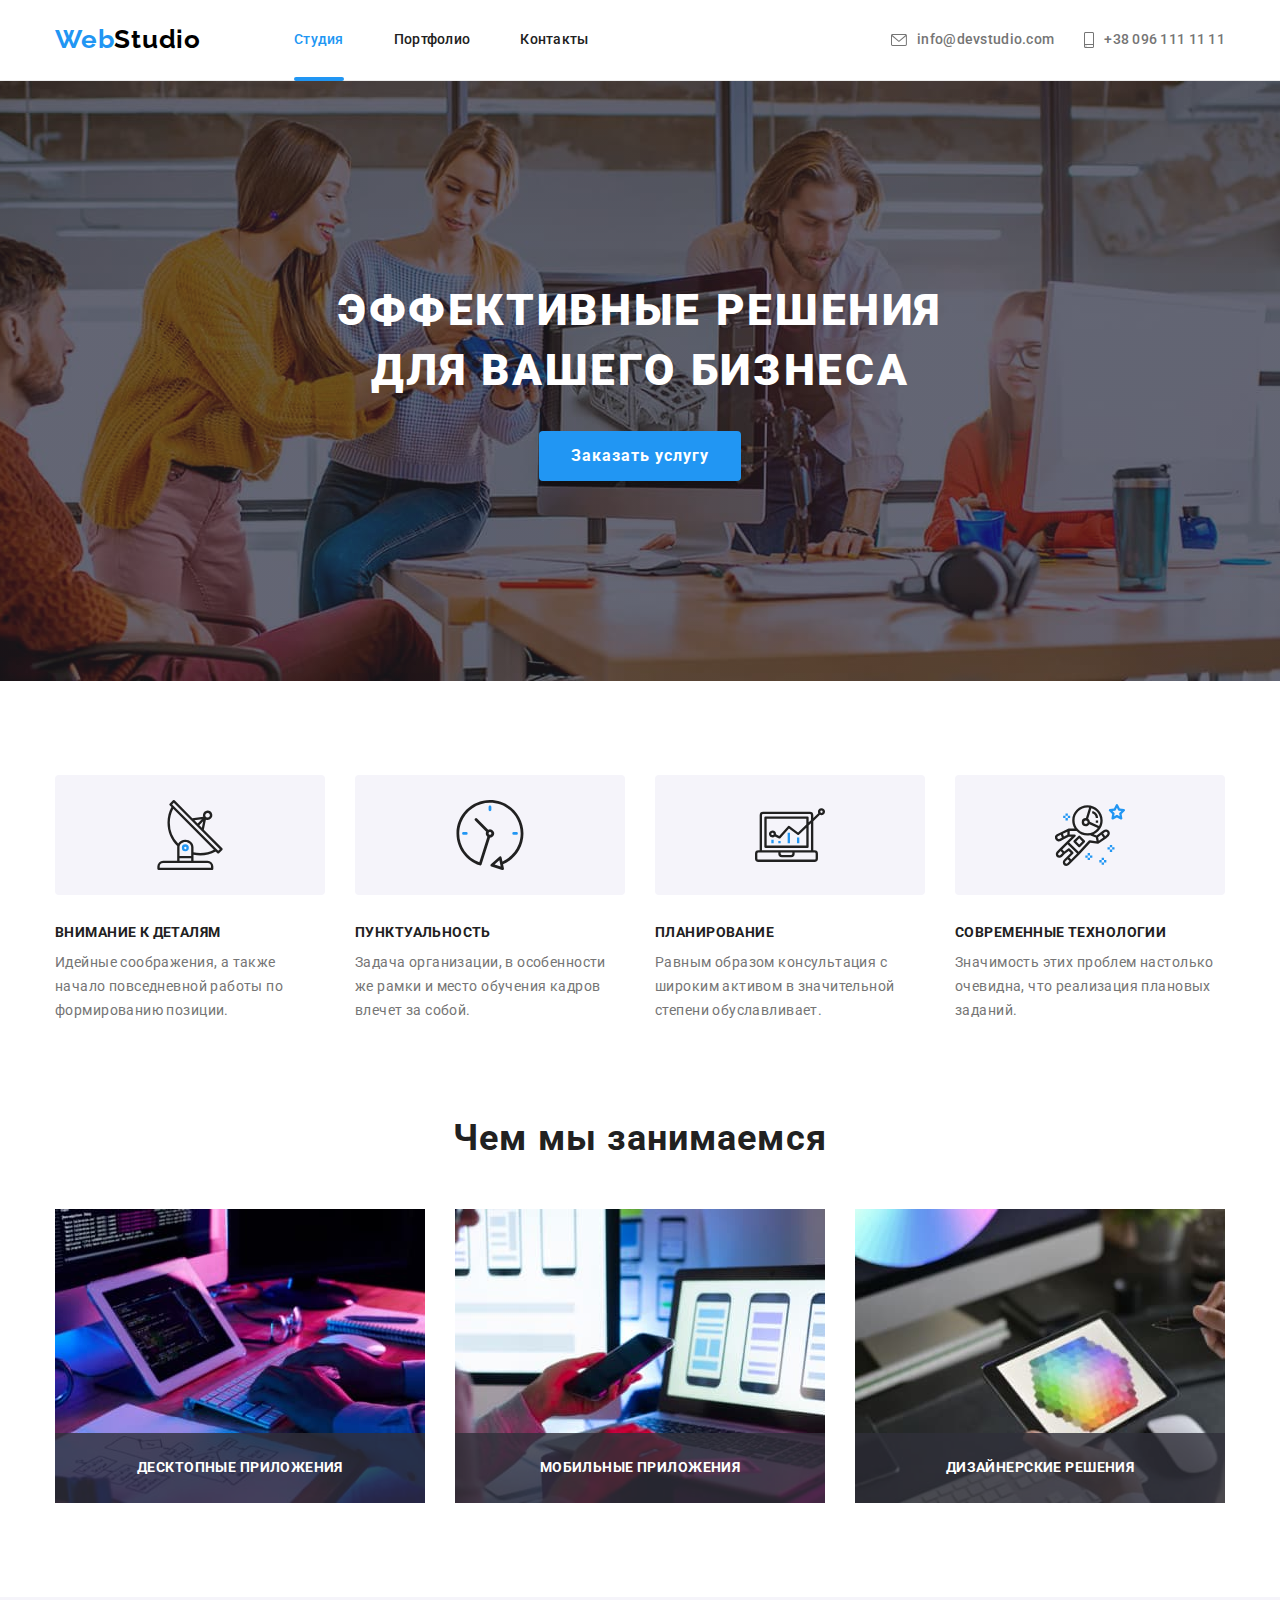
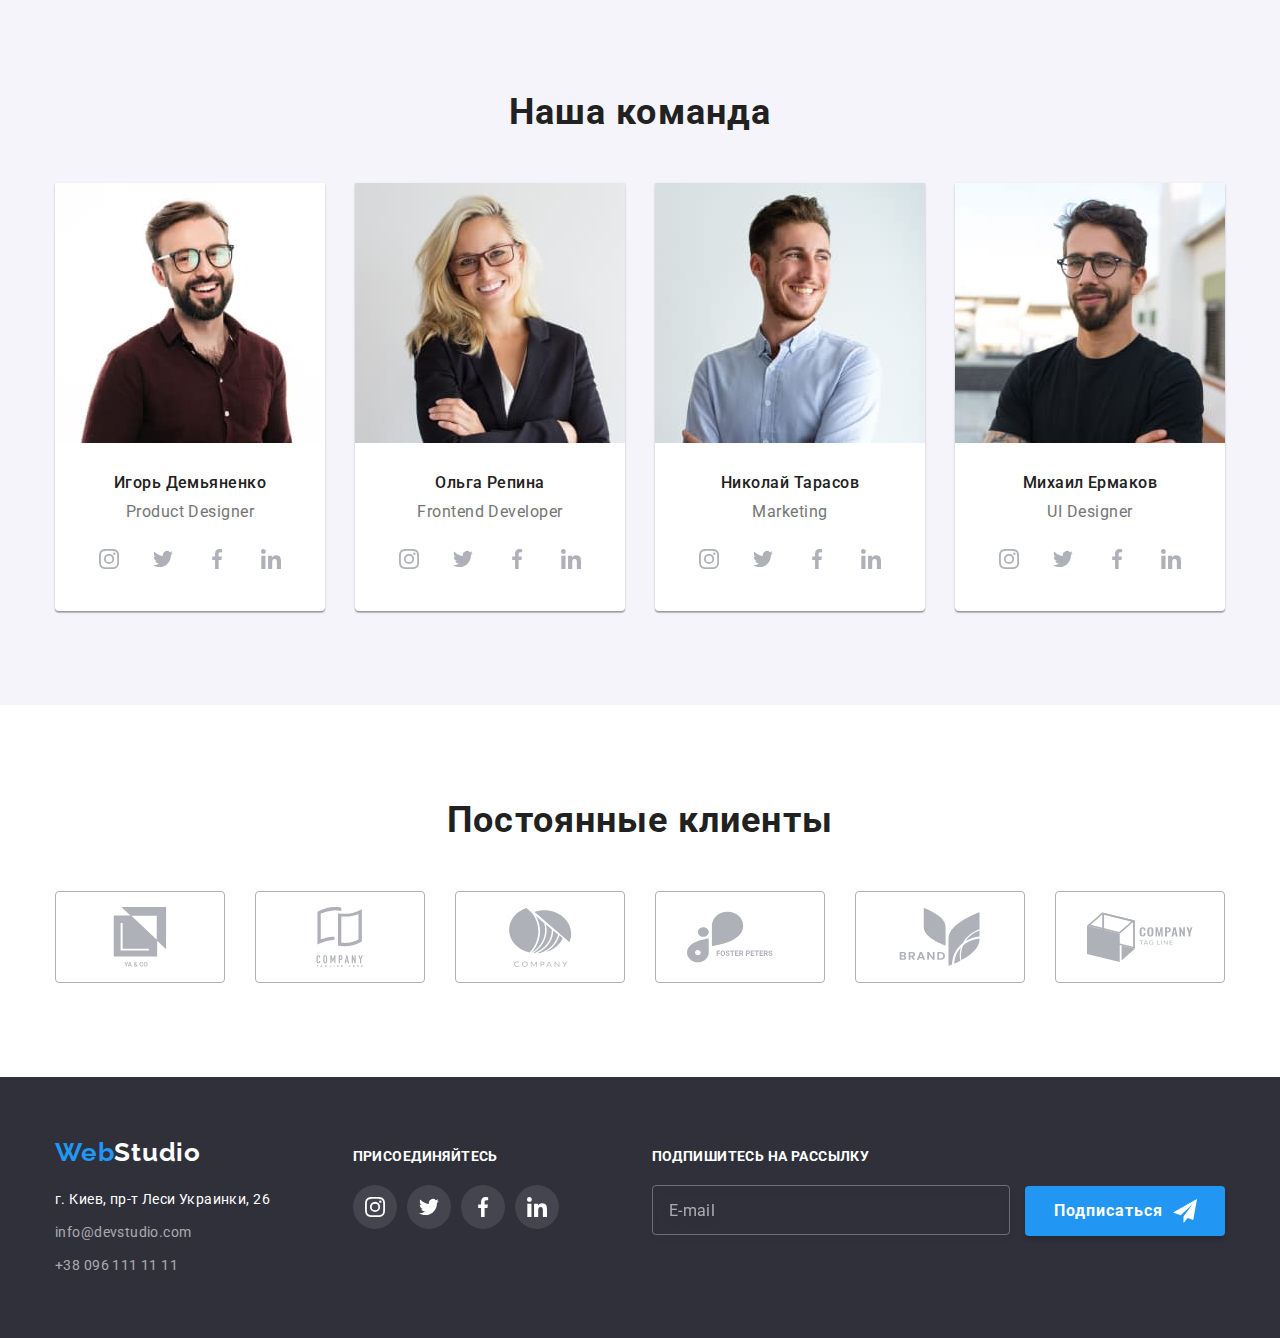
<file: index.html>
<!DOCTYPE html>
<html lang="ru">
  <head>
    <meta charset="UTF-8" />
    <meta http-equiv="X-UA-Compatible" content="IE=edge" />
    <meta name="description" content="Изучение основ HTML5 для новичков" />
    <meta name="viewport" content="width=device-width, initial-scale=1.0" />
    <title>Студия</title>
    <link rel="preconnect" href="https://fonts.googleapis.com" />
    <link rel="preconnect" href="https://fonts.gstatic.com" crossorigin />
    <link
      href="https://fonts.googleapis.com/css2?family=Raleway:wght@700&family=Roboto:wght@400;500;700;900&display=swap"
      rel="stylesheet"
    />
    <link
      rel="stylesheet"
      href="https://cdnjs.cloudflare.com/ajax/libs/modern-normalize/1.1.0/modern-normalize.min.css"
    />

    <link rel="stylesheet" href="./css/main.min.css" />
  </head>
  <body class="body">
    <!--Page header-->

    <header class="header">
      <div class="container header__container">
        <nav class="navigation">
          <a href="./index.html" class="logo header__logo">
            Web<span class="logo__studio">Studio</span>
          </a>

          <ul class="menu-list">
            <li class="menu-list__item">
              <a href="./index.html" class="menu-list__link menu-list__link--current">Студия</a>
            </li>

            <li class="menu-list__item">
              <a href="./portfolio.html" class="menu-list__link">Портфолио</a>
            </li>

            <li class="menu-list__item"><a href="" class="menu-list__link">Контакты</a></li>
          </ul>
        </nav>

        <ul class="contact">
          <li class="contact__item">
            <a href="mailto:info@devstudio.com" class="contact__link">
              <svg class="contact__icon" width="16" height="12">
                <use href="./images/icons.svg#envelope"></use>
              </svg>

              info@devstudio.com
            </a>
          </li>

          <li class="contact__item">
            <a href="tel:+380961111111" class="contact__link">
              <svg class="contact__icon" width="10" height="16">
                <use href="./images/icons.svg#smartphone"></use>
              </svg>

              +38 096 111 11 11
            </a>
          </li>
        </ul>

        <button type="button" class="open-btn">
          <svg class="open-btn__icon" width="40" height="40">
            <use href="./images/icons.svg#menu"></use>
          </svg>
        </button>
      </div>

      <!-- Mobile-menu -->

      <div class="menu-mob is-hidden">
        <div class="container">
          <div class="menu-mob-top">
            <button type="button" class="close-mob-btn">
              <svg class="close-mob-btn__icon" width="40" height="40">
                <use href="./images/icons.svg#close_mobile"></use>
              </svg>
            </button>

            <ul class="menu-mob-list">
              <li class="menu-mob-list__item">
                <a href="./index.html" class="menu-mob-list__link menu-mob-list__link--current">
                  Студия
                </a>
              </li>

              <li class="menu-mob-list__item">
                <a href="./portfolio.html" class="menu-mob-list__link">Портфолио</a>
              </li>

              <li class="menu-mob-list__item">
                <a href="" class="menu-mob-list__link">Контакты</a>
              </li>
            </ul>
          </div>

          <div class="menu-mob-bottom">
            <ul class="mob-contact">
              <li class="mob-contact__item">
                <a href="tel:+380961111111" class="mob-contact__link mob-contact__link--font">
                  +38 096 111 11 11
                </a>
              </li>

              <li class="mob-contact__item">
                <a href="mailto:info@devstudio.com" class="mob-contact__link">
                  info@devstudio.com
                </a>
              </li>
            </ul>

            <ul class="mob-soc-list">
              <li class="mob-soc-list__item">
                <a href="https://instagram.com/" target="_blank" class="mob-soc-list__link"
                  >Instagram</a
                >
              </li>

              <li class="mob-soc-list__item">
                <a href="https://twitter.com/" target="_blank" class="mob-soc-list__link"
                  >Twitter</a
                >
              </li>

              <li class="mob-soc-list__item">
                <a href="https://facebook.com/" target="_blank" class="mob-soc-list__link"
                  >Facebook</a
                >
              </li>

              <li class="mob-soc-list__item">
                <a href="https://linkedin.com/" target="_blank" class="mob-soc-list__link"
                  >LinkedIn</a
                >
              </li>
            </ul>
          </div>
        </div>
      </div>
    </header>

    <!--Main contents studio-->

    <main>
      <!--Hero-->

      <section class="hero">
        <div class="container">
          <h1 class="hero__title">
            Эффективные решения<br />
            для вашего бизнеса
          </h1>

          <button type="button" class="btn-basic hero__btn" data-modal-open>Заказать услугу</button>
        </div>
      </section>

      <!--Features-->

      <section class="section">
        <div class="container">
          <h2 class="visually-hidden">Особенности</h2>

          <ul class="features-list">
            <li class="features-list__item">
              <div class="features-list__thumb">
                <svg class="features-list__icon" width="70" height="70">
                  <use href="./images/icons.svg#antenna"></use>
                </svg>
              </div>

              <h3 class="features-list__title">Внимание к деталям</h3>
              <p class="features-list__text">
                Идейные соображения, а также начало повседневной работы по формированию позиции.
              </p>
            </li>

            <li class="features-list__item">
              <div class="features-list__thumb">
                <svg class="features-list__icon" width="70" height="70">
                  <use href="./images/icons.svg#clock"></use>
                </svg>
              </div>

              <h3 class="features-list__title">Пунктуальность</h3>
              <p class="features-list__text">
                Задача организации, в особенности же рамки и место обучения кадров влечет за собой.
              </p>
            </li>

            <li class="features-list__item">
              <div class="features-list__thumb">
                <svg class="features-list__icon" width="70" height="70">
                  <use href="./images/icons.svg#diagram"></use>
                </svg>
              </div>

              <h3 class="features-list__title">Планирование</h3>
              <p class="features-list__text">
                Равным образом консультация с широким активом в значительной степени обуславливает.
              </p>
            </li>

            <li class="features-list__item">
              <div class="features-list__thumb">
                <svg class="features-list__icon" width="70" height="70">
                  <use href="./images/icons.svg#astronaut"></use>
                </svg>
              </div>

              <h3 class="features-list__title">Современные технологии</h3>
              <p class="features-list__text">
                Значимость этих проблем настолько очевидна, что реализация плановых заданий.
              </p>
            </li>
          </ul>
        </div>
      </section>

      <!--We doing-->

      <section class="section section--no-padding-top">
        <div class="container">
          <h2 class="section__title">Чем мы занимаемся</h2>
          <ul class="about-list">
            <li class="about-list__item">
              <picture>
                <source
                  srcset="./images/box/desk-box-1.jpg 1x, ./images/box/desk-box-1-2x.jpg 2x"
                  media="(min-width: 1200px)"
                />
                <img src="./images/box/desk-box-1.jpg" alt="Програмист пишет код" />
              </picture>

              <p class="about-list__text">Десктопные приложения</p>
            </li>

            <li class="about-list__item">
              <picture>
                <source
                  srcset="./images/box/desk-box-2.jpg 1x, ./images/box/desk-box-2-2x.jpg 2x"
                  media="(min-width: 1200px)"
                />
                <img src="./images/box/desk-box-2.jpg" alt="Три телефона на мониторе ноутбука" />
              </picture>

              <p class="about-list__text">Мобильные приложения</p>
            </li>

            <li class="about-list__item">
              <picture>
                <source
                  srcset="./images/box/desk-box-3.jpg 1x, ./images/box/desk-box-3-2x.jpg 2x"
                  media="(min-width: 1200px)"
                />
                <img src="./images/box/desk-box-3.jpg" alt="Дизайнер выбирает цвет на планшете" />
              </picture>

              <p class="about-list__text">Дизайнерские решения</p>
            </li>
          </ul>
        </div>
      </section>

      <!--Team-->

      <section class="section section--primary-bc">
        <div class="container">
          <h2 class="section__title">Наша команда</h2>

          <ul class="team-list">
            <li class="team-list__item">
              <article class="card-team">
                <picture>
                  <source
                    srcset="
                      ./images/team/desk-team-card-1.jpg    1x,
                      ./images/team/desk-team-card-1-2x.jpg 2x
                    "
                    media="(min-width: 1200px)"
                  />
                  <source
                    srcset="
                      ./images/team/tab-team-card-1.jpg    1x,
                      ./images/team/tab-team-card-1-2x.jpg 2x
                    "
                    media="(min-width: 768px)"
                  />
                  <source
                    srcset="
                      ./images/team/mob-team-card-1.jpg    1x,
                      ./images/team/mob-team-card-1-2x.jpg 2x
                    "
                    media="(min-width: 320px)"
                  />
                  <img
                    class="card-team__image"
                    src="./images/team/mob-team-card-1.jpg"
                    alt="Участник команды №1"
                  />
                </picture>

                <div class="card-team__content">
                  <h3 class="card-team__title">Игорь Демьяненко</h3>
                  <p lang="en" class="card-team__text">Product Designer</p>

                  <ul class="social">
                    <li class="social__item">
                      <a
                        href="https://instagram.com/"
                        target="_blank"
                        rel="noreferrer noopener"
                        class="social__link"
                      >
                        <svg class="social__icon" width="20" height="20">
                          <use href="./images/icons.svg#instagram"></use>
                        </svg>
                      </a>
                    </li>

                    <li class="social__item">
                      <a
                        href="https://twitter.com/"
                        target="_blank"
                        rel="noreferrer noopener"
                        class="social__link"
                      >
                        <svg class="social__icon" width="20" height="20">
                          <use href="./images/icons.svg#twitter"></use>
                        </svg>
                      </a>
                    </li>

                    <li class="social__item">
                      <a
                        href="https://facebook.com/"
                        target="_blank"
                        rel="noreferrer noopener"
                        class="social__link"
                      >
                        <svg class="social__icon" width="20" height="20">
                          <use href="./images/icons.svg#facebook"></use>
                        </svg>
                      </a>
                    </li>

                    <li class="social__item">
                      <a
                        href="https://linkedin.com/"
                        target="_blank"
                        rel="noreferrer noopener"
                        class="social__link"
                      >
                        <svg class="social__icon" width="20" height="20">
                          <use href="./images/icons.svg#linkedin"></use>
                        </svg>
                      </a>
                    </li>
                  </ul>
                </div>
              </article>
            </li>

            <li class="team-list__item">
              <article class="card-team">
                <picture>
                  <source
                    srcset="
                      ./images/team/desk-team-card-2.jpg    1x,
                      ./images/team/desk-team-card-2-2x.jpg 2x
                    "
                    media="(min-width: 1200px)"
                  />
                  <source
                    srcset="
                      ./images/team/tab-team-card-2.jpg    1x,
                      ./images/team/tab-team-card-2-2x.jpg 2x
                    "
                    media="(min-width: 768px)"
                  />
                  <source
                    srcset="
                      ./images/team/mob-team-card-2.jpg    1x,
                      ./images/team/mob-team-card-2-2x.jpg 2x
                    "
                    media="(min-width: 320px)"
                  />
                  <img
                    class="card-team__image"
                    src="./images/team/mob-team-card-2.jpg"
                    alt="Участник команды №2"
                  />
                </picture>

                <div class="card-team__content">
                  <h3 class="card-team__title">Ольга Репина</h3>
                  <p lang="en" class="card-team__text">Frontend Developer</p>

                  <ul class="social">
                    <li class="social__item">
                      <a
                        href="https://instagram.com/"
                        target="_blank"
                        rel="noreferrer noopener"
                        class="social__link"
                      >
                        <svg class="social__icon" width="20" height="20">
                          <use href="./images/icons.svg#instagram"></use>
                        </svg>
                      </a>
                    </li>

                    <li class="social__item">
                      <a
                        href="https://twitter.com/"
                        target="_blank"
                        rel="noreferrer noopener"
                        class="social__link"
                      >
                        <svg class="social__icon" width="20" height="20">
                          <use href="./images/icons.svg#twitter"></use>
                        </svg>
                      </a>
                    </li>

                    <li class="social__item">
                      <a
                        href="https://facebook.com/"
                        target="_blank"
                        rel="noreferrer noopener"
                        class="social__link"
                      >
                        <svg class="social__icon" width="20" height="20">
                          <use href="./images/icons.svg#facebook"></use>
                        </svg>
                      </a>
                    </li>

                    <li class="social__item">
                      <a
                        href="https://linkedin.com/"
                        target="_blank"
                        rel="noreferrer noopener"
                        class="social__link"
                      >
                        <svg class="social__icon" width="20" height="20">
                          <use href="./images/icons.svg#linkedin"></use>
                        </svg>
                      </a>
                    </li>
                  </ul>
                </div>
              </article>
            </li>

            <li class="team-list__item">
              <article class="card-team">
                <picture>
                  <source
                    srcset="
                      ./images/team/desk-team-card-3.jpg    1x,
                      ./images/team/desk-team-card-3-2x.jpg 2x
                    "
                    media="(min-width: 1200px)"
                  />
                  <source
                    srcset="
                      ./images/team/tab-team-card-3.jpg    1x,
                      ./images/team/tab-team-card-3-2x.jpg 2x
                    "
                    media="(min-width: 768px)"
                  />
                  <source
                    srcset="
                      ./images/team/mob-team-card-3.jpg    1x,
                      ./images/team/mob-team-card-3-2x.jpg 2x
                    "
                    media="(min-width: 320px)"
                  />
                  <img
                    class="card-team__image"
                    src="./images/team/mob-team-card-3.jpg"
                    alt="Участник команды №3"
                  />
                </picture>

                <div class="card-team__content">
                  <h3 class="card-team__title">Николай Тарасов</h3>
                  <p lang="en" class="card-team__text">Marketing</p>

                  <ul class="social">
                    <li class="social__item">
                      <a
                        href="https://instagram.com/"
                        target="_blank"
                        rel="noreferrer noopener"
                        class="social__link"
                      >
                        <svg class="social__icon" width="20" height="20">
                          <use href="./images/icons.svg#instagram"></use>
                        </svg>
                      </a>
                    </li>

                    <li class="social__item">
                      <a
                        href="https://twitter.com/"
                        target="_blank"
                        rel="noreferrer noopener"
                        class="social__link"
                      >
                        <svg class="social__icon" width="20" height="20">
                          <use href="./images/icons.svg#twitter"></use>
                        </svg>
                      </a>
                    </li>

                    <li class="social__item">
                      <a
                        href="https://facebook.com/"
                        target="_blank"
                        rel="noreferrer noopener"
                        class="social__link"
                      >
                        <svg class="social__icon" width="20" height="20">
                          <use href="./images/icons.svg#facebook"></use>
                        </svg>
                      </a>
                    </li>

                    <li class="social__item">
                      <a
                        href="https://linkedin.com/"
                        target="_blank"
                        rel="noreferrer noopener"
                        class="social__link"
                      >
                        <svg class="social__icon" width="20" height="20">
                          <use href="./images/icons.svg#linkedin"></use>
                        </svg>
                      </a>
                    </li>
                  </ul>
                </div>
              </article>
            </li>

            <li class="team-list__item">
              <article class="card-team">
                <picture>
                  <source
                    srcset="
                      ./images/team/desk-team-card-4.jpg    1x,
                      ./images/team/desk-team-card-4-2x.jpg 2x
                    "
                    media="(min-width: 1200px)"
                  />
                  <source
                    srcset="
                      ./images/team/tab-team-card-4.jpg    1x,
                      ./images/team/tab-team-card-4-2x.jpg 2x
                    "
                    media="(min-width: 768px)"
                  />
                  <source
                    srcset="
                      ./images/team/mob-team-card-4.jpg    1x,
                      ./images/team/mob-team-card-4-2x.jpg 2x
                    "
                    media="(min-width: 320px)"
                  />
                  <img
                    class="card-team__image"
                    src="./images/team/mob-team-card-4.jpg"
                    alt="Участник команды №4"
                  />
                </picture>

                <div class="card-team__content">
                  <h3 class="card-team__title">Михаил Ермаков</h3>
                  <p lang="en" class="card-team__text">UI Designer</p>

                  <ul class="social">
                    <li class="social__item">
                      <a
                        href="https://instagram.com/"
                        target="_blank"
                        rel="noreferrer noopener"
                        class="social__link"
                      >
                        <svg class="social__icon" width="20" height="20">
                          <use href="./images/icons.svg#instagram"></use>
                        </svg>
                      </a>
                    </li>

                    <li class="social__item">
                      <a
                        href="https://twitter.com/"
                        target="_blank"
                        rel="noreferrer noopener"
                        class="social__link"
                      >
                        <svg class="social__icon" width="20" height="20">
                          <use href="./images/icons.svg#twitter"></use>
                        </svg>
                      </a>
                    </li>

                    <li class="social__item">
                      <a
                        href="https://facebook.com/"
                        target="_blank"
                        rel="noreferrer noopener"
                        class="social__link"
                      >
                        <svg class="social__icon" width="20" height="20">
                          <use href="./images/icons.svg#facebook"></use>
                        </svg>
                      </a>
                    </li>

                    <li class="social__item">
                      <a
                        href="https://linkedin.com/"
                        target="_blank"
                        rel="noreferrer noopener"
                        class="social__link"
                      >
                        <svg class="social__icon" width="20" height="20">
                          <use href="./images/icons.svg#linkedin"></use>
                        </svg>
                      </a>
                    </li>
                  </ul>
                </div>
              </article>
            </li>
          </ul>
        </div>
      </section>

      <!-- Clients -->

      <section class="section">
        <div class="container">
          <h2 class="section__title">Постоянные клиенты</h2>
          <ul class="client-list">
            <li class="client-list__item">
              <a href="" target="_blank" rel="noreferrer noopener" class="client-list__link">
                <svg class="client-list__icon" width="106" height="60">
                  <use href="./images/icons.svg#company-1"></use>
                </svg>
              </a>
            </li>

            <li class="client-list__item">
              <a href="" target="_blank" rel="noreferrer noopener" class="client-list__link">
                <svg class="client-list__icon" width="106" height="60">
                  <use href="./images/icons.svg#company-2"></use>
                </svg>
              </a>
            </li>

            <li class="client-list__item">
              <a href="" target="_blank" rel="noreferrer noopener" class="client-list__link">
                <svg class="client-list__icon" width="106" height="60">
                  <use href="./images/icons.svg#company-3"></use>
                </svg>
              </a>
            </li>

            <li class="client-list__item">
              <a href="" target="_blank" rel="noreferrer noopener" class="client-list__link">
                <svg class="client-list__icon" width="106" height="60">
                  <use href="./images/icons.svg#company-4"></use>
                </svg>
              </a>
            </li>

            <li class="client-list__item">
              <a href="" target="_blank" rel="noreferrer noopener" class="client-list__link">
                <svg class="client-list__icon" width="106" height="60">
                  <use href="./images/icons.svg#company-5"></use>
                </svg>
              </a>
            </li>

            <li class="client-list__item">
              <a href="" target="_blank" rel="noreferrer noopener" class="client-list__link">
                <svg class="cclient-list__icon" width="106" height="60">
                  <use href="./images/icons.svg#company-6"></use>
                </svg>
              </a>
            </li>
          </ul>
        </div>
      </section>
    </main>

    <!--Page footer-->

    <footer class="footer">
      <div class="container">
        <div class="footer-box">
          <div class="footer-set">
            <a href="./index.html" class="logo">
              Web<span class="logo__studio logo__studio--white">Studio</span>
            </a>

            <address class="address footer-set__address">
              <ul class="address-list">
                <li class="address-list__item">
                  <a
                    href="https://goo.gl/maps/FVbxMYwo1FJDWd5VA"
                    target="_blank"
                    rel="noreferrer noopener"
                    class="address-list__link"
                  >
                    г. Киев, пр-т Леси Украинки, 26
                  </a>
                </li>

                <li class="address-list__item">
                  <a
                    href="mailto:info@devstudio.com"
                    class="address-list__link address-list__link--color"
                    >info@devstudio.com</a
                  >
                </li>

                <li class="address-list__item">
                  <a href="tel:+380961111111" class="address-list__link address-list__link--color"
                    >+38 096 111 11 11</a
                  >
                </li>
              </ul>
            </address>
          </div>

          <div class="footer__social">
            <b class="footer__text">Присоединяйтесь</b>

            <ul class="social">
              <li class="social__item">
                <a
                  href="https://instagram.com/"
                  target="_blank"
                  rel="noreferrer noopener"
                  class="social__link social__link--background"
                >
                  <svg class="social__icon" width="20" height="20">
                    <use href="./images/icons.svg#instagram"></use>
                  </svg>
                </a>
              </li>

              <li class="social__item">
                <a
                  href="https://twitter.com/"
                  target="_blank"
                  rel="noreferrer noopener"
                  class="social__link social__link--background"
                >
                  <svg class="social__icon" width="20" height="20">
                    <use href="./images/icons.svg#twitter"></use>
                  </svg>
                </a>
              </li>

              <li class="social__item">
                <a
                  href="https://facebook.com/"
                  target="_blank"
                  rel="noreferrer noopener"
                  class="social__link social__link--background"
                >
                  <svg class="social__icon" width="20" height="20">
                    <use href="./images/icons.svg#facebook"></use>
                  </svg>
                </a>
              </li>

              <li class="social__item">
                <a
                  href="https://linkedin.com/"
                  target="_blank"
                  rel="noreferrer noopener"
                  class="social__link social__link--background"
                >
                  <svg class="social__icon" width="20" height="20">
                    <use href="./images/icons.svg#linkedin"></use>
                  </svg>
                </a>
              </li>
            </ul>
          </div>

          <div class="footer__form">
            <b class="footer__text">Подпишитесь на рассылку</b>

            <form class="post-form">
              <input class="post-form__input" type="email" name="email" placeholder="E-mail" />

              <button type="submit" class="btn-basic post-form__btn">
                Подписаться
                <svg class="btn-basic__icon" width="24" height="24">
                  <use href="./images/icons.svg#send"></use>
                </svg>
              </button>
            </form>
          </div>
        </div>
      </div>
    </footer>

    <!--Modal window-->

    <div class="backdrop is-hidden" data-modal>
      <div class="modal">
        <button type="button" class="close-btn" data-modal-close>
          <svg class="close-btn__icon" width="18" height="18">
            <use href="./images/icons.svg#close"></use>
          </svg>
        </button>

        <p class="modal__title">Оставьте свои данные, мы вам перезвоним</p>

        <form class="modal-form">
          <div class="field modal-form__field">
            <label class="field__label" for="user-name">Имя</label>
            <div class="field__wrap">
              <input class="field__input" type="text" name="user-name" id="user-name" autofocus />
              <svg class="field__icon" width="18" height="18">
                <use href="./images/icons.svg#person"></use>
              </svg>
            </div>
          </div>

          <div class="field modal-form__field">
            <label class="field__label" for="user-phone">Телефон</label>
            <div class="field__wrap">
              <input class="field__input" type="tel" name="user-phone" id="user-phone" />
              <svg class="field__icon" width="18" height="18">
                <use href="./images/icons.svg#phone"></use>
              </svg>
            </div>
          </div>

          <div class="field modal-form__field">
            <label class="field__label" for="user-email">Почта</label>
            <div class="field__wrap">
              <input class="field__input" type="email" name="user-email" id="user-email" />
              <svg class="field__icon" width="18" height="18">
                <use href="./images/icons.svg#email"></use>
              </svg>
            </div>
          </div>

          <div class="field modal-form__field--margin">
            <label class="field__label" for="user-text">Комментарий</label>
            <textarea
              class="field__text"
              name="user-text"
              id="user-text"
              placeholder="Введите текст"
            ></textarea>
          </div>

          <div class="checkbox modal-form__checkbox">
            <input
              type="checkbox"
              class="checkbox__check visually-hidden"
              name="policy"
              id="check"
            />
            <label class="checkbox__label" for="check">
              <span class="checkbox__wrap">
                <svg class="checkbox__icon" width="16" height="15">
                  <use href="./images/icons.svg#check"></use>
                </svg>
              </span>
              <span>
                Соглашаюсь с рассылкой и принимаю
                <a href="" target="_blank" class="checkbox__link">Условия договора</a>
              </span>
            </label>
          </div>

          <button type="submit" class="btn-basic modal-form__btn">Отправить</button>
        </form>
      </div>
    </div>

    <script src="./js/modal.js"></script>
    <script src="./js/mobile-menu.js"></script>
  </body>
</html>
</file>
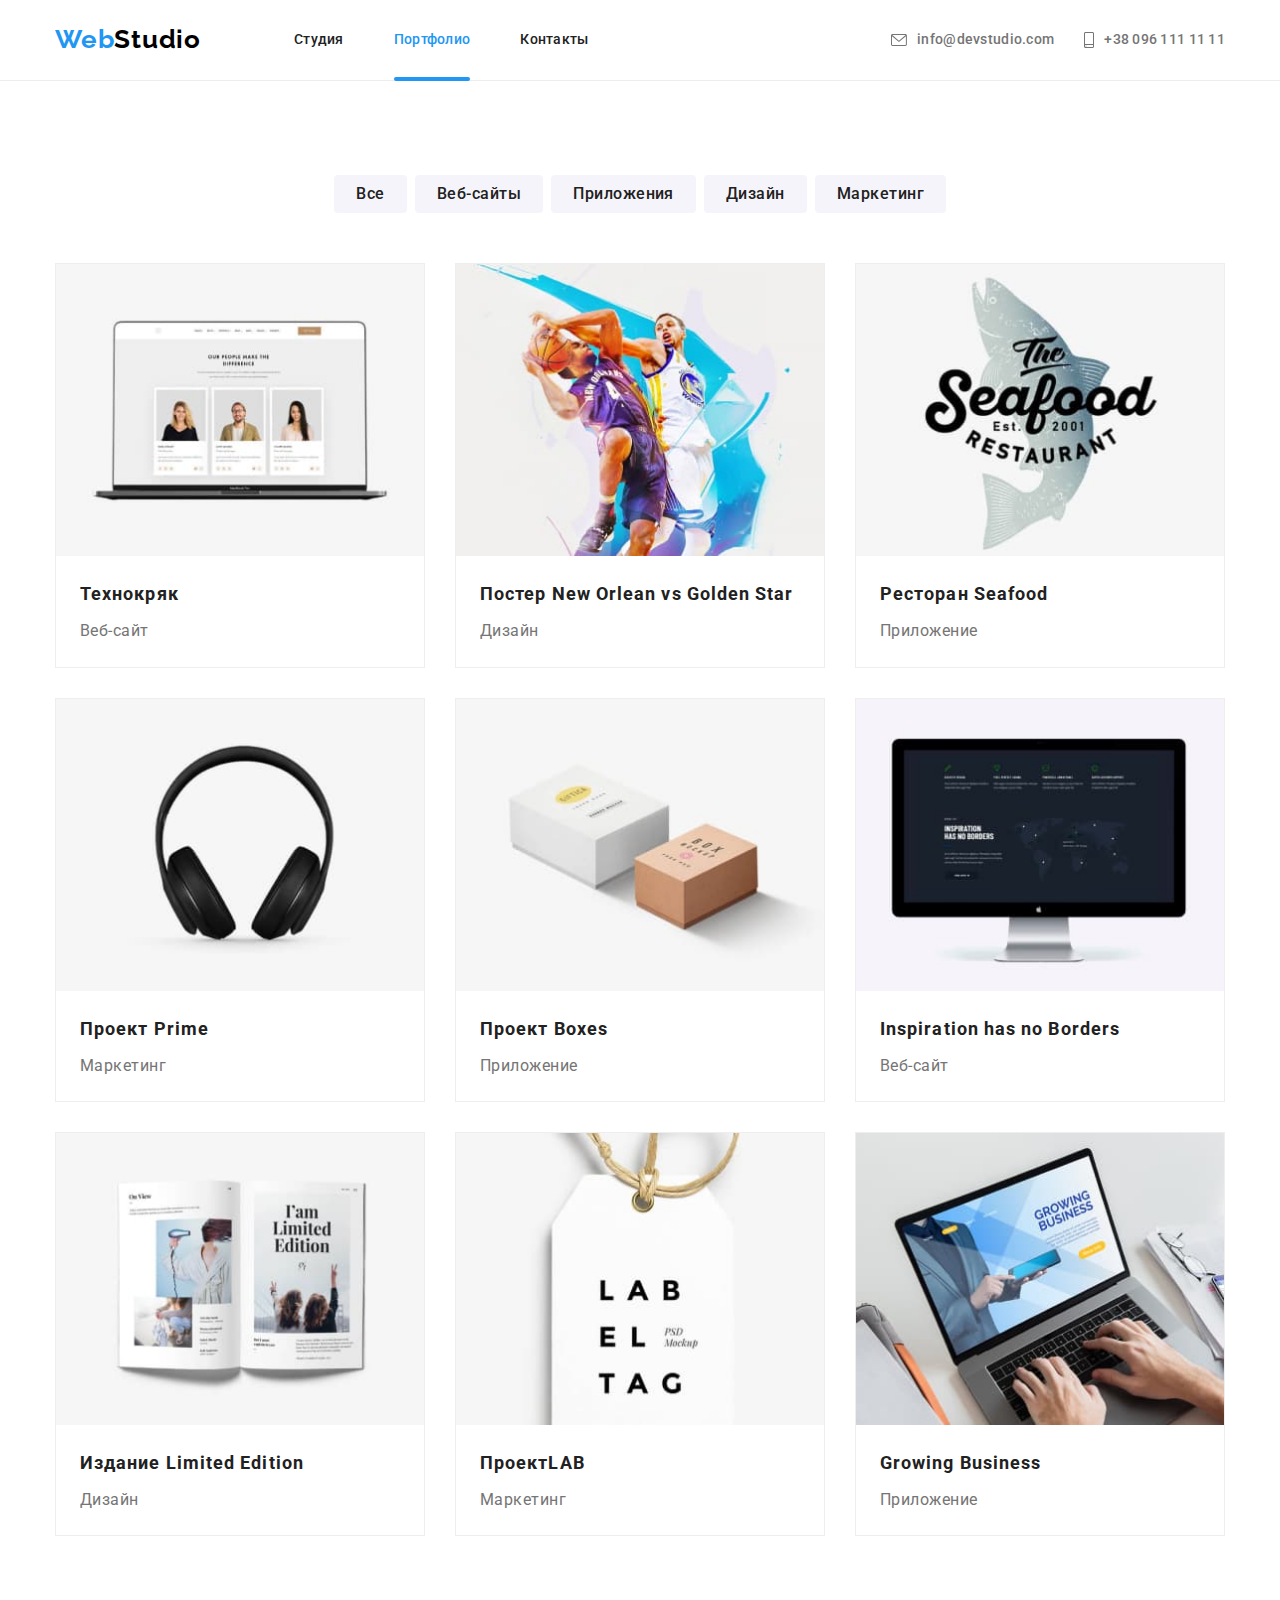
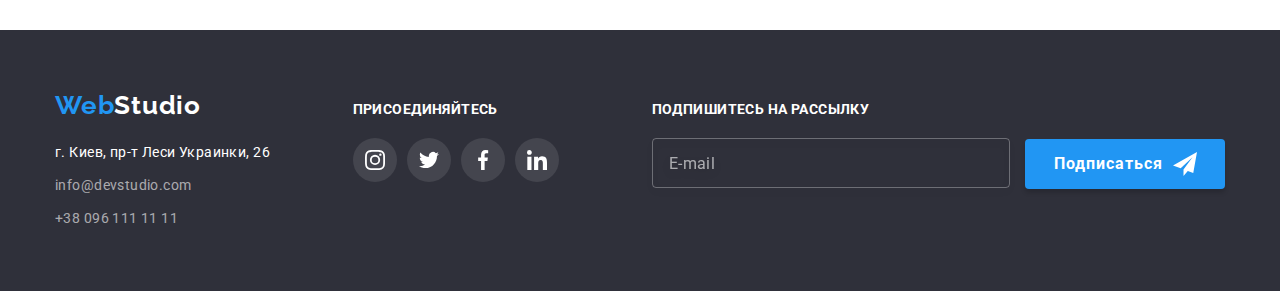
<file: portfolio.html>
<!DOCTYPE html>
<html lang="ru">
  <head>
    <meta charset="UTF-8" />
    <meta http-equiv="X-UA-Compatible" content="IE=edge" />
    <meta name="description" content="Изучение основ HTML5 для новичков" />
    <meta name="viewport" content="width=device-width, initial-scale=1.0" />
    <title>Портфолио</title>
    <link rel="preconnect" href="https://fonts.googleapis.com" />
    <link rel="preconnect" href="https://fonts.gstatic.com" crossorigin />
    <link
      href="https://fonts.googleapis.com/css2?family=Raleway:wght@700&family=Roboto:wght@400;500;700;900&display=swap"
      rel="stylesheet"
    />
    <link
      rel="stylesheet"
      href="https://cdnjs.cloudflare.com/ajax/libs/modern-normalize/1.1.0/modern-normalize.min.css"
    />

    <link rel="stylesheet" href="./css/main.min.css" />
  </head>
  <body>
    <!--Page header-->

    <header class="header">
      <div class="container header__container">
        <nav class="navigation">
          <a href="./index.html" class="logo header__logo">
            Web<span class="logo__studio">Studio</span>
          </a>

          <ul class="menu-list">
            <li class="menu-list__item">
              <a href="./index.html" class="menu-list__link">Студия</a>
            </li>

            <li class="menu-list__item">
              <a href="./portfolio.html" class="menu-list__link menu-list__link--current"
                >Портфолио</a
              >
            </li>

            <li class="menu-list__item"><a href="" class="menu-list__link">Контакты</a></li>
          </ul>
        </nav>

        <ul class="contact">
          <li class="contact__item">
            <a href="mailto:info@devstudio.com" class="contact__link">
              <svg class="contact__icon" width="16" height="12">
                <use href="./images/icons.svg#envelope"></use>
              </svg>

              info@devstudio.com
            </a>
          </li>

          <li class="contact__item">
            <a href="tel:+380961111111" class="contact__link">
              <svg class="contact__icon" width="10" height="16">
                <use href="./images/icons.svg#smartphone"></use>
              </svg>

              +38 096 111 11 11
            </a>
          </li>
        </ul>

        <button type="button" class="open-btn">
          <svg class="open-btn__icon" width="40" height="40">
            <use href="./images/icons.svg#menu"></use>
          </svg>
        </button>
      </div>

      <!-- Mobile-menu -->

      <div class="menu-mob is-hidden">
        <div class="container">
          <div class="menu-mob-top">
            <button type="button" class="close-mob-btn">
              <svg class="close-mob-btn__icon" width="40" height="40">
                <use href="./images/icons.svg#close_mobile"></use>
              </svg>
            </button>

            <ul class="menu-mob-list">
              <li class="menu-mob-list__item">
                <a href="./index.html" class="menu-mob-list__link"> Студия </a>
              </li>

              <li class="menu-mob-list__item">
                <a href="./portfolio.html" class="menu-mob-list__link menu-mob-list__link--current"
                  >Портфолио</a
                >
              </li>

              <li class="menu-mob-list__item">
                <a href="" class="menu-mob-list__link">Контакты</a>
              </li>
            </ul>
          </div>

          <div class="menu-mob-bottom">
            <ul class="mob-contact">
              <li class="mob-contact__item">
                <a href="tel:+380961111111" class="mob-contact__link mob-contact__link--font">
                  +38 096 111 11 11
                </a>
              </li>

              <li class="mob-contact__item">
                <a href="mailto:info@devstudio.com" class="mob-contact__link">
                  info@devstudio.com
                </a>
              </li>
            </ul>

            <ul class="mob-soc-list">
              <li class="mob-soc-list__item">
                <a href="" target="_blank" class="mob-soc-list__link">Instagram</a>
              </li>

              <li class="mob-soc-list__item">
                <a href="" target="_blank" class="mob-soc-list__link">Twitter</a>
              </li>

              <li class="mob-soc-list__item">
                <a href="" target="_blank" class="mob-soc-list__link">Facebook</a>
              </li>

              <li class="mob-soc-list__item">
                <a href="" target="_blank" class="mob-soc-list__link">LinkedIn</a>
              </li>
            </ul>
          </div>
        </div>
      </div>
    </header>

    <!--Main contents portfolio-->

    <main>
      <section class="section">
        <div class="container">
          <h1 class="visually-hidden">Наши проекты</h1>

          <ul class="filter-list list">
            <li class="filter-item"><button type="button" class="btn">Все</button></li>
            <li class="filter-item"><button type="button" class="btn">Веб-сайты</button></li>
            <li class="filter-item"><button type="button" class="btn">Приложения</button></li>
            <li class="filter-item"><button type="button" class="btn">Дизайн</button></li>
            <li class="filter-item"><button type="button" class="btn">Маркетинг</button></li>
          </ul>

          <ul class="work-list list">
            <li class="work-item">
              <article class="card-work">
                <a href="" class="card-work-link">
                  <div class="card-work-thumb">
                    <picture>
                      <source
                        srcset="
                          ./images/project/desk-project-1.jpg    1x,
                          ./images/project/desk-project-1-2x.jpg 2x
                        "
                        media="(min-width: 1200px)"
                      />
                      <source
                        srcset="
                          ./images/project/tab-project-1.jpg    1x,
                          ./images/project/tab-project-1-2x.jpg 2x
                        "
                        media="(min-width: 768px)"
                      />
                      <source
                        srcset="
                          ./images/project/mob-project-1.jpg    1x,
                          ./images/project/mob-project-1-2x.jpg 2x
                        "
                        media="(min-width: 320px)"
                      />
                      <img
                        class="work-image"
                        src="./images/project/mob-project-1.jpg "
                        alt="Экран ноутбука"
                      />
                    </picture>

                    <p class="card-work-text">
                      Ресурс предлагает комплексные предложения с разным уровнем функционала и
                      сервисов. Все это позволит посетителю получить исчерпывающие сведения о
                      компании или частном лице.
                    </p>
                  </div>

                  <div class="card-work-content">
                    <h2 class="work-title">Технокряк</h2>
                    <p class="work-text">Веб-сайт</p>
                  </div>
                </a>
              </article>
            </li>

            <li class="work-item">
              <article class="card-work">
                <a href="" class="card-work-link">
                  <div class="card-work-thumb">
                    <picture>
                      <source
                        srcset="
                          ./images/project/desk-project-2.jpg    1x,
                          ./images/project/desk-project-2-2x.jpg 2x
                        "
                        media="(min-width: 1200px)"
                      />
                      <source
                        srcset="
                          ./images/project/tab-project-2.jpg    1x,
                          ./images/project/tab-project-2-2x.jpg 2x
                        "
                        media="(min-width: 768px)"
                      />
                      <source
                        srcset="
                          ./images/project/mob-project-2.jpg    1x,
                          ./images/project/mob-project-2-2x.jpg 2x
                        "
                        media="(min-width: 320px)"
                      />
                      <img
                        class="work-image"
                        src="./images/project/mob-project-2.jpg "
                        alt="Два баскетболиста"
                      />
                    </picture>

                    <p class="card-work-text">
                      Ресурс предлагает комплексные предложения с разным уровнем функционала и
                      сервисов. Все это позволит посетителю получить исчерпывающие сведения о
                      компании или частном лице.
                    </p>
                  </div>

                  <div class="card-work-content">
                    <h2 class="work-title">
                      Постер <span lang="en">New Orlean vs Golden Star</span>
                    </h2>
                    <p class="work-text">Дизайн</p>
                  </div>
                </a>
              </article>
            </li>

            <li class="work-item">
              <article class="card-work">
                <a href="" class="card-work-link">
                  <div class="card-work-thumb">
                    <picture>
                      <source
                        srcset="
                          ./images/project/desk-project-3.jpg    1x,
                          ./images/project/desk-project-3-2x.jpg 2x
                        "
                        media="(min-width: 1200px)"
                      />

                      <source
                        srcset="
                          ./images/project/tab-project-3.jpg    1x,
                          ./images/project/tab-project-3-2x.jpg 2x
                        "
                        media="(min-width: 768px)"
                      />

                      <source
                        srcset="
                          ./images/project/mob-project-3.jpg    1x,
                          ./images/project/mob-project-3-2x.jpg 2x
                        "
                        media="(min-width: 320px)"
                      />

                      <img
                        class="work-image"
                        src="./images/project/mob-project-3.jpg "
                        alt="Логотип ресторана"
                      />
                    </picture>

                    <p class="card-work-text">
                      Ресурс предлагает комплексные предложения с разным уровнем функционала и
                      сервисов. Все это позволит посетителю получить исчерпывающие сведения о
                      компании или частном лице.
                    </p>
                  </div>

                  <div class="card-work-content">
                    <h2 class="work-title">Ресторан <span lang="en">Seafood</span></h2>
                    <p class="work-text">Приложение</p>
                  </div>
                </a>
              </article>
            </li>

            <li class="work-item">
              <article class="card-work">
                <a href="" class="card-work-link">
                  <div class="card-work-thumb">
                    <picture>
                      <source
                        srcset="
                          ./images/project/desk-project-4.jpg    1x,
                          ./images/project/desk-project-4-2x.jpg 2x
                        "
                        media="(min-width: 1200px)"
                      />

                      <source
                        srcset="
                          ./images/project/tab-project-4.jpg    1x,
                          ./images/project/tab-project-4-2x.jpg 2x
                        "
                        media="(min-width: 768px)"
                      />

                      <source
                        srcset="
                          ./images/project/mob-project-4.jpg    1x,
                          ./images/project/mob-project-4-2x.jpg 2x
                        "
                        media="(min-width: 320px)"
                      />

                      <img
                        class="work-image"
                        src="./images/project/mob-project-4.jpg "
                        alt="Наушники"
                      />
                    </picture>

                    <p class="card-work-text">
                      Ресурс предлагает комплексные предложения с разным уровнем функционала и
                      сервисов. Все это позволит посетителю получить исчерпывающие сведения о
                      компании или частном лице.
                    </p>
                  </div>

                  <div class="card-work-content">
                    <h2 class="work-title">Проект <span lang="en">Prime</span></h2>
                    <p class="work-text">Маркетинг</p>
                  </div>
                </a>
              </article>
            </li>

            <li class="work-item">
              <article class="card-work">
                <a href="" class="card-work-link">
                  <div class="card-work-thumb">
                    <picture>
                      <source
                        srcset="
                          ./images/project/desk-project-5.jpg    1x,
                          ./images/project/desk-project-5-2x.jpg 2x
                        "
                        media="(min-width: 1200px)"
                      />

                      <source
                        srcset="
                          ./images/project/tab-project-5.jpg    1x,
                          ./images/project/tab-project-5-2x.jpg 2x
                        "
                        media="(min-width: 768px)"
                      />

                      <source
                        srcset="
                          ./images/project/mob-project-5.jpg    1x,
                          ./images/project/mob-project-5-2x.jpg 2x
                        "
                        media="(min-width: 320px)"
                      />

                      <img
                        class="work-image"
                        src="./images/project/mob-project-5.jpg "
                        alt="Две коробки"
                      />
                    </picture>

                    <p class="card-work-text">
                      Ресурс предлагает комплексные предложения с разным уровнем функционала и
                      сервисов. Все это позволит посетителю получить исчерпывающие сведения о
                      компании или частном лице.
                    </p>
                  </div>

                  <div class="card-work-content">
                    <h2 class="work-title">Проект <span lang="en">Boxes</span></h2>
                    <p class="work-text">Приложение</p>
                  </div>
                </a>
              </article>
            </li>

            <li class="work-item">
              <article class="card-work">
                <a href="" class="card-work-link">
                  <div class="card-work-thumb">
                    <picture>
                      <source
                        srcset="
                          ./images/project/desk-project-6.jpg    1x,
                          ./images/project/desk-project-6-2x.jpg 2x
                        "
                        media="(min-width: 1200px)"
                      />

                      <source
                        srcset="
                          ./images/project/tab-project-6.jpg    1x,
                          ./images/project/tab-project-6-2x.jpg 2x
                        "
                        media="(min-width: 768px)"
                      />

                      <source
                        srcset="
                          ./images/project/mob-project-6.jpg    1x,
                          ./images/project/mob-project-6-2x.jpg 2x
                        "
                        media="(min-width: 320px)"
                      />

                      <img
                        class="work-image"
                        src="./images/project/mob-project-6.jpg "
                        alt="Монитор"
                      />
                    </picture>

                    <p class="card-work-text">
                      Ресурс предлагает комплексные предложения с разным уровнем функционала и
                      сервисов. Все это позволит посетителю получить исчерпывающие сведения о
                      компании или частном лице.
                    </p>
                  </div>

                  <div class="card-work-content">
                    <h2 class="work-title"><span lang="en">Inspiration has no Borders</span></h2>
                    <p class="work-text">Веб-сайт</p>
                  </div>
                </a>
              </article>
            </li>

            <li class="work-item">
              <article class="card-work">
                <a href="" class="card-work-link">
                  <div class="card-work-thumb">
                    <picture>
                      <source
                        srcset="
                          ./images/project/desk-project-7.jpg    1x,
                          ./images/project/desk-project-7-2x.jpg 2x
                        "
                        media="(min-width: 1200px)"
                      />

                      <source
                        srcset="
                          ./images/project/tab-project-7.jpg    1x,
                          ./images/project/tab-project-7-2x.jpg 2x
                        "
                        media="(min-width: 768px)"
                      />

                      <source
                        srcset="
                          ./images/project/mob-project-7.jpg    1x,
                          ./images/project/mob-project-7-2x.jpg 2x
                        "
                        media="(min-width: 320px)"
                      />

                      <img
                        class="work-image"
                        src="./images/project/mob-project-7.jpg "
                        alt="Разворот журнала"
                      />
                    </picture>

                    <p class="card-work-text">
                      Ресурс предлагает комплексные предложения с разным уровнем функционала и
                      сервисов. Все это позволит посетителю получить исчерпывающие сведения о
                      компании или частном лице.
                    </p>
                  </div>

                  <div class="card-work-content">
                    <h2 class="work-title">Издание <span lang="en">Limited Edition</span></h2>
                    <p class="work-text">Дизайн</p>
                  </div>
                </a>
              </article>
            </li>

            <li class="work-item">
              <article class="card-work">
                <a href="" class="card-work-link">
                  <div class="card-work-thumb">
                    <picture>
                      <source
                        srcset="
                          ./images/project/desk-project-8.jpg    1x,
                          ./images/project/desk-project-8-2x.jpg 2x
                        "
                        media="(min-width: 1200px)"
                      />

                      <source
                        srcset="
                          ./images/project/tab-project-8.jpg    1x,
                          ./images/project/tab-project-8-2x.jpg 2x
                        "
                        media="(min-width: 768px)"
                      />

                      <source
                        srcset="
                          ./images/project/mob-project-8.jpg    1x,
                          ./images/project/mob-project-8-2x.jpg 2x
                        "
                        media="(min-width: 320px)"
                      />

                      <img
                        class="work-image"
                        src="./images/project/mob-project-8.jpg "
                        alt="Лейба"
                      />
                    </picture>

                    <p class="card-work-text">
                      Ресурс предлагает комплексные предложения с разным уровнем функционала и
                      сервисов. Все это позволит посетителю получить исчерпывающие сведения о
                      компании или частном лице.
                    </p>
                  </div>

                  <div class="card-work-content">
                    <h2 class="work-title">Проект<span lang="en">LAB</span></h2>
                    <p class="work-text">Маркетинг</p>
                  </div>
                </a>
              </article>
            </li>

            <li class="work-item">
              <article class="card-work">
                <a href="" class="card-work-link">
                  <div class="card-work-thumb">
                    <picture>
                      <source
                        srcset="
                          ./images/project/desk-project-9.jpg    1x,
                          ./images/project/desk-project-9-2x.jpg 2x
                        "
                        media="(min-width: 1200px)"
                      />

                      <source
                        srcset="
                          ./images/project/tab-project-9.jpg    1x,
                          ./images/project/tab-project-9-2x.jpg 2x
                        "
                        media="(min-width: 768px)"
                      />

                      <source
                        srcset="
                          ./images/project/mob-project-9.jpg    1x,
                          ./images/project/mob-project-9-2x.jpg 2x
                        "
                        media="(min-width: 320px)"
                      />

                      <img
                        class="work-image"
                        src="./images/project/mob-project-9.jpg "
                        alt="Ноутбук"
                      />
                    </picture>

                    <p class="card-work-text">
                      Ресурс предлагает комплексные предложения с разным уровнем функционала и
                      сервисов. Все это позволит посетителю получить исчерпывающие сведения о
                      компании или частном лице.
                    </p>
                  </div>

                  <div class="card-work-content">
                    <h2 class="work-title"><span lang="en">Growing Business</span></h2>
                    <p class="work-text">Приложение</p>
                  </div>
                </a>
              </article>
            </li>
          </ul>
        </div>
      </section>
    </main>

    <!--Page footer-->

    <footer class="footer">
      <div class="container">
        <div class="footer-box">
          <div class="footer-set">
            <a href="./index.html" class="logo">
              Web<span class="logo__studio logo__studio--white">Studio</span>
            </a>

            <address class="address footer-set__address">
              <ul class="address-list">
                <li class="address-list__item">
                  <a
                    href="https://goo.gl/maps/FVbxMYwo1FJDWd5VA"
                    target="_blank"
                    rel="noreferrer noopener"
                    class="address-list__link"
                  >
                    г. Киев, пр-т Леси Украинки, 26
                  </a>
                </li>

                <li class="address-list__item">
                  <a
                    href="mailto:info@devstudio.com"
                    class="address-list__link address-list__link--color"
                    >info@devstudio.com</a
                  >
                </li>

                <li class="address-list__item">
                  <a href="tel:+380961111111" class="address-list__link address-list__link--color"
                    >+38 096 111 11 11</a
                  >
                </li>
              </ul>
            </address>
          </div>

          <div class="footer__social">
            <b class="footer__text">Присоединяйтесь</b>

            <ul class="social">
              <li class="social__item">
                <a
                  href="https://instagram.com/"
                  target="_blank"
                  rel="noreferrer noopener"
                  class="social__link social__link--background"
                >
                  <svg class="social__icon" width="20" height="20">
                    <use href="./images/icons.svg#instagram"></use>
                  </svg>
                </a>
              </li>

              <li class="social__item">
                <a
                  href="https://twitter.com/"
                  target="_blank"
                  rel="noreferrer noopener"
                  class="social__link social__link--background"
                >
                  <svg class="social__icon" width="20" height="20">
                    <use href="./images/icons.svg#twitter"></use>
                  </svg>
                </a>
              </li>

              <li class="social__item">
                <a
                  href="https://facebook.com/"
                  target="_blank"
                  rel="noreferrer noopener"
                  class="social__link social__link--background"
                >
                  <svg class="social__icon" width="20" height="20">
                    <use href="./images/icons.svg#facebook"></use>
                  </svg>
                </a>
              </li>

              <li class="social__item">
                <a
                  href="https://linkedin.com/"
                  target="_blank"
                  rel="noreferrer noopener"
                  class="social__link social__link--background"
                >
                  <svg class="social__icon" width="20" height="20">
                    <use href="./images/icons.svg#linkedin"></use>
                  </svg>
                </a>
              </li>
            </ul>
          </div>

          <div class="footer__form">
            <b class="footer__text">Подпишитесь на рассылку</b>

            <form class="post-form">
              <input class="post-form__input" type="email" name="email" placeholder="E-mail" />

              <button type="submit" class="btn-basic post-form__btn">
                Подписаться
                <svg class="btn-basic__icon" width="24" height="24">
                  <use href="./images/icons.svg#send"></use>
                </svg>
              </button>
            </form>
          </div>
        </div>
      </div>
    </footer>

    <script src="./js/mobile-menu.js"></script>
  </body>
</html>
</file>
<file: css/main.min.css>
:root{--primary-text-color: #757575;--title-text-color: #212121;--accent-primary-text-color: #2196f3;--accent-secondary-text-color: #188ce8;--primary-white-color: #ffffff;--secondary-white-color: rgba(255, 255, 255, 0.6);--primary-black-color: #000000;--primary-bc-color: #f5f4fa;--primary-fill-color: #AFB1B8;--hero-bc-color: #C4C4C4;--secondary-bc-color: #2f303a;--typical-gap: 30px}body{font-family:"Roboto",sans-serif;font-size:14px;line-height:1.14;letter-spacing:.03em;background:var(--primary-white-color);color:var(--primary-text-color)}h1,h2,h3,h4,h5,h6,p{margin:0}a{text-decoration:none}ul,ol{padding:0;margin:0;list-style:none}img{display:block;max-width:100%;height:auto;width:100%}.visually-hidden{position:absolute;white-space:nowrap;width:1px;height:1px;overflow:hidden;border:0;padding:0;clip:rect(0 0 0 0);clip-path:inset(50%);margin:-1px}.checkbox__label .checkbox__wrap,.checkbox__label,.filter-list,.client-list__link,.social__link,.social,.about-list__text,.features-list__thumb,.navigation,.header__container,.close-btn{display:flex;align-items:center}.section{padding-top:60px;padding-bottom:60px}@media screen and (min-width: 1200px){.section{padding-top:94px;padding-bottom:94px}}.section--no-padding-top{display:none}@media screen and (min-width: 1200px){.section--no-padding-top{display:block;padding-top:0;padding-bottom:94px}}.section--primary-bc{background-color:var(--primary-bc-color)}.section__title{margin-top:0;margin-bottom:var(--typical-gap);font-weight:700;font-size:28px;line-height:1.17;letter-spacing:.03em;color:var(--title-text-color);text-align:center}@media screen and (min-width: 1200px){.section__title{margin-bottom:50px;font-weight:700;font-size:36px;line-height:1.17;letter-spacing:.03em}}.container{width:100%;padding-left:15px;padding-right:15px;margin:auto}@media screen and (min-width: 480px){.container{width:480px}}@media screen and (min-width: 768px){.container{width:768px}}@media screen and (min-width: 1200px){.container{width:1200px}}.logo{color:var(--accent-primary-text-color);font-family:"Raleway",sans-serif;font-weight:700;font-size:24px;line-height:1.17;letter-spacing:.03em}@media screen and (min-width: 1200px){.logo{font-size:26px;line-height:1.19}}.header__logo{display:inline-block;padding-top:16px;padding-bottom:16px}@media screen and (min-width: 768px){.header__logo{padding-top:26px;padding-bottom:26px;margin-right:88px}}@media screen and (min-width: 1200px){.header__logo{padding-top:24px;padding-bottom:25px;margin-right:93px}}.logo__studio{color:var(--primary-black-color)}.logo__studio--white{color:var(--primary-white-color)}.btn-basic{min-width:200px;height:50px;border:rgba(0,0,0,0);border-radius:4px;cursor:pointer;font-family:inherit;font-weight:700;font-size:16px;line-height:1.88;letter-spacing:.06em;color:var(--primary-white-color);background-color:var(--accent-primary-text-color);box-shadow:0px 4px 4px rgba(0,0,0,.15);transition:background-color 250ms cubic-bezier(0.4, 0, 0.2, 1)}.btn-basic:hover,.btn-basic:focus{background-color:var(--accent-secondary-text-color)}.btn{padding:6px 22px;border:none;border-radius:4px;min-width:73px;background-color:var(--primary-bc-color);color:var(--title-text-color);font-family:inherit;font-weight:500;font-size:16px;line-height:1.63;letter-spacing:.03em;text-align:center;cursor:pointer;transition:background-color 250ms cubic-bezier(0.4, 0, 0.2, 1),color 250ms cubic-bezier(0.4, 0, 0.2, 1),box-shadow 250ms cubic-bezier(0.4, 0, 0.2, 1)}.btn:hover,.btn:focus{background-color:var(--accent-primary-text-color);color:var(--primary-white-color);box-shadow:0px 3px 1px rgba(0,0,0,.1),0px 1px 2px rgba(0,0,0,.08),0px 2px 2px rgba(0,0,0,.12)}.open-btn,.close-mob-btn{display:block;margin-left:auto;border:none;background-color:rgba(0,0,0,0)}@media screen and (min-width: 768px){.open-btn,.close-mob-btn{display:none}}.close-btn{position:absolute;top:8px;right:8px;justify-content:center;padding:0;width:30px;height:30px;background-color:var(--primary-white-color);border:1px solid rgba(0,0,0,.1);border-radius:50%;cursor:pointer;transition:fill 250ms cubic-bezier(0.4, 0, 0.2, 1)}.close-btn:hover,.close-btn:focus{fill:var(--accent-primary-text-color)}.header{border-bottom:1px solid #ececec}.menu-list{display:none}@media screen and (min-width: 768px){.menu-list{display:flex;align-items:center;font-weight:500;letter-spacing:.02em}}.menu-list__item:not(:last-child){margin-right:50px}.menu-list__link{padding-top:32px;padding-bottom:32px;transition:color 250ms cubic-bezier(0.4, 0, 0.2, 1);position:relative;display:block;color:var(--title-text-color)}.menu-list__link:hover,.menu-list__link:focus{color:var(--accent-primary-text-color)}.menu-list__link--current{color:var(--accent-primary-text-color)}.menu-list__link--current::after{content:"";display:block;width:100%;height:4px;border-radius:2px;position:absolute;left:0;bottom:-1px;background-color:var(--accent-primary-text-color)}.contact{display:none}@media screen and (min-width: 768px){.contact{display:flex;flex-direction:column;margin-left:auto}}@media screen and (min-width: 1200px){.contact{flex-direction:row}}.contact__item:not(:last-child){margin-bottom:10px}@media screen and (min-width: 1200px){.contact__item:not(:last-child){margin-bottom:0;margin-right:30px}}@media screen and (min-width: 768px){.contact__link{display:flex;align-items:center;font-weight:500;font-size:12px;line-height:1.17;letter-spacing:.02em;color:var(--primary-text-color);transition:color 250ms cubic-bezier(0.4, 0, 0.2, 1)}.contact__link:hover,.contact__link:focus{color:var(--accent-primary-text-color)}}@media screen and (min-width: 1200px){.contact__link{padding-top:32px;padding-bottom:32px;font-size:14px;line-height:1.14}}.contact__icon{margin-right:10px;fill:currentColor}.menu-mob{position:fixed;top:0;width:100vw;height:100vh;padding-top:10px;padding-bottom:10px;background-color:var(--primary-white-color);z-index:1}.menu-mob .container{display:flex;flex-direction:column;height:100%;justify-content:space-between;overflow:auto}.menu-mob.is-hidden{visibility:hidden;opacity:0;pointer-events:none}.close-mob-btn{cursor:pointer;transition:fill 250ms cubic-bezier(0.4, 0, 0.2, 1)}.close-mob-btn:hover,.close-mob-btn:focus{fill:var(--accent-primary-text-color)}.menu-mob-list{margin-left:25px}.menu-mob-list__item:not(:last-child){margin-bottom:32px}.menu-mob-list__link{font-weight:500;font-size:40px;line-height:1.18;letter-spacing:.02em;color:var(--title-text-color)}.menu-mob-list__link--current{color:var(--accent-primary-text-color)}.mob-contact{margin-left:25px;margin-bottom:62px}.mob-contact__item:not(:last-child){margin-bottom:32px}.mob-contact__link{font-weight:500;font-size:24px;line-height:1.17;letter-spacing:.02em;color:var(--primary-text-color)}.mob-contact__link--font{font-size:34px;color:var(--accent-primary-text-color)}.mob-soc-list{display:flex;margin-left:25px;margin-bottom:48px}.mob-soc-list__item:not(:last-child){padding-right:10px;border-right:1px solid rgba(33,33,33,.2)}.mob-soc-list__item:not(:first-child){padding-left:10px}.mob-soc-list__link{font-weight:500;font-size:18px;line-height:1.22;letter-spacing:.02em;color:var(--accent-primary-text-color)}.footer{padding-top:60px;padding-bottom:60px;background-color:var(--secondary-bc-color)}.footer-box{text-align:center}@media screen and (min-width: 768px){.footer-box{display:flex;flex-wrap:wrap;align-items:baseline;justify-content:space-around}}@media screen and (min-width: 1200px){.footer-box{flex-wrap:nowrap;justify-content:center;text-align:left}}.footer-set{margin-bottom:60px;flex-grow:1}@media screen and (min-width: 768px){.footer-set{flex-grow:0;margin-bottom:0}}@media screen and (min-width: 1200px){.footer-set{flex-grow:1;margin-bottom:0}}.footer-set__address{margin-top:20px;font-style:normal;line-height:1.71}@media screen and (min-width: 1200px){.footer-set__address{margin-top:20px}}.address-list__item{margin-bottom:9px}.address-list__item:last-child{margin-bottom:0}.address-list__link{color:var(--primary-white-color);transition:color 250ms cubic-bezier(0.4, 0, 0.2, 1)}.address-list__link:hover,.address-list__link:focus{color:var(--accent-primary-text-color)}.address-list__link--color{color:var(--secondary-white-color)}.footer__social{margin:0 0 60px 0}@media screen and (min-width: 768px){.footer__social{margin:0}}@media screen and (min-width: 1200px){.footer__social{margin:0 0 0 70px}}.footer__text{display:block;margin-bottom:20px;color:var(--primary-white-color);text-transform:uppercase}.footer__form{margin:0}@media screen and (min-width: 768px)and (max-width: 1199px){.footer__form{margin-top:60px;width:450px}}@media screen and (min-width: 1200px){.footer__form{margin:0 0 0 93px}}.post-form__input{width:100%;height:50px;margin:0 0 20px 0;padding-left:16px;padding-right:0;padding-top:15px;padding-bottom:15px;font-size:16px;line-height:1.25px;letter-spacing:.03em;color:rgba(255,255,255,.6);background-color:rgba(0,0,0,0);border:1px solid rgba(255,255,255,.3);filter:drop-shadow(0px 4px 4px rgba(0, 0, 0, 0.15));border-radius:4px;outline:none}.post-form__input::placeholder{font-size:16px;line-height:1.25;letter-spacing:.03em;color:rgba(255,255,255,.6)}@media screen and (min-width: 1200px){.post-form__input{width:358px;margin:0 0 0 0}}.post-form__btn{display:inline-flex;align-items:center;margin:0 0 0 0;padding-top:10px;padding-bottom:10px;padding-left:29px;padding-right:28px}@media screen and (min-width: 1200px){.post-form__btn{margin:0 0 0 12px}}.btn-basic__icon{margin-left:10px;fill:var(--primary-white-color)}.hero{padding-top:118px;padding-bottom:118px;margin-left:auto;margin-right:auto;flex-grow:1;background-color:var(--hero-bc-color);background-image:linear-gradient(to right, rgba(47, 48, 58, 0.4), rgba(47, 48, 58, 0.4)),url("../images/hero/hero-mobile.jpg");background-repeat:no-repeat;background-position:center;background-size:cover}@media(min-device-pixel-ratio: 2),(-webkit-min-device-pixel-ratio: 2),(min-resolution: 192dpi),(min-resolution: 2dppx){.hero{background-image:linear-gradient(to right, rgba(47, 48, 58, 0.4), rgba(47, 48, 58, 0.4)),url("../images/hero/hero-mobile-2x.jpg")}}@media screen and (min-width: 768px){.hero{background-image:linear-gradient(to right, rgba(47, 48, 58, 0.4), rgba(47, 48, 58, 0.4)),url("../images/hero/hero-tablet.jpg")}}@media screen and (min-width: 768px)and (min-device-pixel-ratio: 2),screen and (min-width: 768px)and (-webkit-min-device-pixel-ratio: 2),screen and (min-width: 768px)and (min-resolution: 192dpi),screen and (min-width: 768px)and (min-resolution: 2dppx){.hero{background-image:linear-gradient(to right, rgba(47, 48, 58, 0.4), rgba(47, 48, 58, 0.4)),url("../images/hero/hero-tablet-2x.jpg")}}@media screen and (min-width: 1200px){.hero{max-width:1600px;height:600px;padding-top:200px;padding-bottom:200px;background-image:linear-gradient(to right, rgba(47, 48, 58, 0.4), rgba(47, 48, 58, 0.4)),url("../images/hero/hero-desktop.jpg")}}@media screen and (min-width: 1200px)and (min-device-pixel-ratio: 2),screen and (min-width: 1200px)and (-webkit-min-device-pixel-ratio: 2),screen and (min-width: 1200px)and (min-resolution: 192dpi),screen and (min-width: 1200px)and (min-resolution: 2dppx){.hero{background-image:linear-gradient(to right, rgba(47, 48, 58, 0.4), rgba(47, 48, 58, 0.4)),url("../images/hero/hero-desktop-2x.jpg")}}.hero__title{margin-top:0;margin-bottom:var(--typical-gap);color:var(--primary-white-color);font-weight:900;font-size:26px;line-height:1.62;letter-spacing:.06em;text-transform:uppercase;text-align:center}@media screen and (min-width: 1200px){.hero__title{font-size:44px;line-height:1.36}}.hero__btn{display:block;margin-left:auto;margin-right:auto;padding:10px 32px}.features-list{margin-bottom:calc(-1*var(--typical-gap))}@media screen and (min-width: 768px){.features-list{display:flex;flex-wrap:wrap;margin-left:calc(-1*var(--typical-gap))}}.features-list__item{margin-bottom:var(--typical-gap)}@media screen and (min-width: 768px){.features-list__item{width:354px;flex-basis:calc(50% - var(--typical-gap));margin-left:var(--typical-gap)}}@media screen and (min-width: 1200px){.features-list__item{width:270px;flex-basis:calc(25% - var(--typical-gap))}}.features-list__thumb{height:120px;border-radius:4px;background-color:var(--primary-bc-color);justify-content:center;margin-bottom:var(--typical-gap)}.features-list__title{margin-bottom:10px;color:var(--title-text-color);font-weight:700;font-size:14px;line-height:1.14;letter-spacing:.03em;text-transform:uppercase;text-align:center}@media screen and (min-width: 768px){.features-list__title{text-align:left}}.features-list__text{line-height:1.71}.about-list{display:flex;justify-content:space-between}.about-list__item{position:relative}.about-list__text{justify-content:center;position:absolute;width:100%;height:70px;bottom:0;left:0;font-weight:700;text-transform:uppercase;color:var(--primary-white-color);background:rgba(47,48,58,.8)}.team-list{margin-bottom:calc(-1*var(--typical-gap))}@media screen and (min-width: 768px){.team-list{display:flex;flex-wrap:wrap;margin-left:calc(-1*var(--typical-gap))}}.team-list__item{margin-bottom:var(--typical-gap)}@media screen and (min-width: 768px){.team-list__item{width:354px;flex-basis:calc(50% - var(--typical-gap));margin-left:var(--typical-gap)}}@media screen and (min-width: 1200px){.team-list__item{width:270px;flex-basis:calc(25% - var(--typical-gap))}}.card-team{background-color:var(--primary-white-color);box-shadow:0px 1px 3px rgba(0,0,0,.12),0px 1px 1px rgba(0,0,0,.14),0px 2px 1px rgba(0,0,0,.2);border-radius:0px 0px 4px 4px}.card-team__content{padding:var(--typical-gap);text-align:center}.card-team__title{margin-bottom:10px;color:var(--title-text-color);font-weight:500;font-size:16px;line-height:1.19;letter-spacing:.03em}.card-team__text{margin-bottom:16px;font-size:16px;line-height:1.19;letter-spacing:.03em}.social{justify-content:center}.social__item+.social__item{margin-left:10px}.social__link{width:44px;height:44px;justify-content:center;border:none;border-radius:50%;background-color:rgba(0,0,0,0);fill:var(--primary-fill-color);transition:background-color 250ms cubic-bezier(0.4, 0, 0.2, 1),fill 250ms cubic-bezier(0.4, 0, 0.2, 1)}.social__link:hover,.social__link:focus{background-color:var(--accent-primary-text-color);fill:var(--primary-white-color)}.social__link--background{background-color:rgba(255,255,255,.1);fill:var(--primary-white-color)}.client-list{display:flex;flex-wrap:wrap;margin-bottom:calc(-1*var(--typical-gap));margin-left:calc(-1*var(--typical-gap))}.client-list__item{flex-basis:calc(50% - var(--typical-gap));margin-left:var(--typical-gap);margin-bottom:var(--typical-gap)}@media screen and (min-width: 768px){.client-list__item{flex-basis:calc(33.3333333333% - var(--typical-gap))}}@media screen and (min-width: 1200px){.client-list__item{flex-basis:calc(16.6666666667% - var(--typical-gap))}}.client-list__link{width:100%;height:92px;justify-content:center;border:1px solid var(--primary-fill-color);border-radius:4px;background-color:rgba(0,0,0,0);fill:var(--primary-fill-color);transition:border-color 250ms cubic-bezier(0.4, 0, 0.2, 1),fill 250ms cubic-bezier(0.4, 0, 0.2, 1)}.client-list__link:hover,.client-list__link:focus{border-color:var(--accent-primary-text-color);fill:var(--accent-primary-text-color)}.filter-list{flex-wrap:wrap;margin-top:-15px;margin-bottom:40px}@media screen and (min-width: 768px){.filter-list{align-content:space-between;justify-content:center;margin-bottom:30px}}@media screen and (min-width: 1200px){.filter-list{align-content:space-between;justify-content:center;margin-bottom:50px}}.filter-item{margin-top:15px}.filter-item:not(:last-child){margin-right:8px}.work-list{margin-bottom:calc(-1*var(--typical-gap))}@media screen and (min-width: 768px){.work-list{display:flex;flex-wrap:wrap;margin-left:calc(-1*var(--typical-gap))}}.work-item{margin-bottom:var(--typical-gap)}@media screen and (min-width: 768px){.work-item{flex-basis:calc(50% - var(--typical-gap));margin-left:var(--typical-gap)}}@media screen and (min-width: 1200px){.work-item{flex-basis:calc(33.3333333333% - var(--typical-gap));margin-left:var(--typical-gap)}}.card-work{height:100%;background-color:var(--primary-white-color);border:1px solid #eee}.card-work-link{display:flex;flex-direction:column;height:100%;transition:box-shadow 250ms cubic-bezier(0.4, 0, 0.2, 1)}.card-work-link:hover,.card-work-link:focus{box-shadow:0px 1px 1px rgba(0,0,0,.12),0px 4px 4px rgba(0,0,0,.06),1px 4px 6px rgba(0,0,0,.16)}.card-work-thumb{position:relative;overflow:hidden}.card-work-text{position:absolute;top:0;left:0;padding-top:77px;padding-bottom:77px;padding-left:24px;padding-right:24px;width:100%;height:100%;font-size:18px;line-height:1.56;letter-spacing:.03em;color:var(--primary-white-color);background:rgba(33,150,243,.9);transform:translateY(100%);transition:transform 250ms cubic-bezier(0.4, 0, 0.2, 1)}.card-work-link:hover .card-work-text,.card-work-link:focus .card-work-text{transform:translateY(0)}@media screen and (min-width: 768px){.card-work-text{padding-top:49px}}@media screen and (min-width: 1200px){.card-work-text{padding-top:63px;padding-bottom:63px}}.card-work-content{flex-grow:1;padding:20px 24px}.work-title{margin-bottom:4px;color:var(--title-text-color);font-weight:700;font-size:18px;line-height:2;letter-spacing:.06em}.work-text{color:var(--primary-text-color);font-size:16px;line-height:1.88;letter-spacing:.03em}.backdrop{position:fixed;top:0;left:0;width:100%;height:100%;background-color:rgba(0,0,0,.2);opacity:1;transition:opacity 250ms cubic-bezier(0.4, 0, 0.2, 1),visibility 250ms cubic-bezier(0.4, 0, 0.2, 1)}.backdrop.is-hidden{visibility:hidden;opacity:0;pointer-events:none}.modal{width:95vw;min-height:581px;padding:40px;position:absolute;top:50%;left:50%;background-color:var(--primary-white-color);box-shadow:0px 1px 3px rgba(0,0,0,.12),0px 1px 1px rgba(0,0,0,.14),0px 2px 1px rgba(0,0,0,.2);border-radius:4px;transform:translate(-50%, -50%) scale(1);transition:transform 250ms cubic-bezier(0.4, 0, 0.2, 1)}@media screen and (min-width: 480px){.modal{width:450px}}@media screen and (min-width: 1200px){.modal{width:528px}}.backdrop.is-hidden .modal{transform:translate(-50%, -50%) scale(0.9)}.modal__title{margin-bottom:12px;font-weight:700;font-size:20px;line-height:1.15;letter-spacing:.03em;text-align:center;color:var(--title-text-color)}.modal-form__field{margin-bottom:10px}.modal-form__field--margin{margin-bottom:20px}.modal-form__checkbox{margin-bottom:30px}.modal-form__btn{display:block;margin-left:auto;margin-right:auto;padding:10px 56px}.field__label{display:block;margin-bottom:4px;font-size:12px;line-height:1.17;letter-spacing:.01em}.field__wrap{position:relative}.field__input{width:100%;height:40px;font-size:12px;line-height:1.17;letter-spacing:.01em;border:1px solid rgba(33,33,33,.2);border-radius:4px;background-color:rgba(0,0,0,0);padding-left:42px;outline:none;transition:border-color 250ms cubic-bezier(0.4, 0, 0.2, 1)}.field__input:focus{border-color:var(--accent-primary-text-color)}.field__icon{position:absolute;left:12px;top:50%;transform:translateY(-50%);transition:fill 250ms cubic-bezier(0.4, 0, 0.2, 1)}.field__input:focus+.field__icon{fill:var(--accent-primary-text-color)}.field__text{display:block;width:100%;height:120px;padding:12px 16px;border:1px solid rgba(33,33,33,.2);border-radius:4px;font-size:12px;line-height:1.17;letter-spacing:.01em;background-color:rgba(0,0,0,0);outline:none;resize:none;transition:border-color 250ms cubic-bezier(0.4, 0, 0.2, 1)}.field__text::placeholder{font-size:12px;line-height:1.17;letter-spacing:.01em;color:rgba(117,117,117,.5)}.field__text:focus{border-color:var(--accent-primary-text-color)}.checkbox__label{cursor:pointer;font-size:12px;line-height:1.17;letter-spacing:.03em}@media screen and (min-width: 1200px){.checkbox__label{font-size:14px;line-height:1.71;letter-spacing:.03em}}.checkbox__label .checkbox__wrap{margin-right:8px;width:16px;height:15px;border:2px solid var(--title-text-color);border-radius:2px;justify-content:center;transition:background-color 250ms cubic-bezier(0.4, 0, 0.2, 1)}.checkbox__icon{fill:rgba(0,0,0,0);transition:fill 250ms cubic-bezier(0.4, 0, 0.2, 1)}.checkbox__link{color:var(--accent-primary-text-color)}.checkbox__check:checked+.checkbox__label .checkbox__wrap{background-color:var(--accent-primary-text-color);border:rgba(0,0,0,0)}.checkbox__check:checked+.checkbox__label .checkbox__icon{fill:var(--primary-white-color)}/*# sourceMappingURL=main.min.css.map */
</file>
